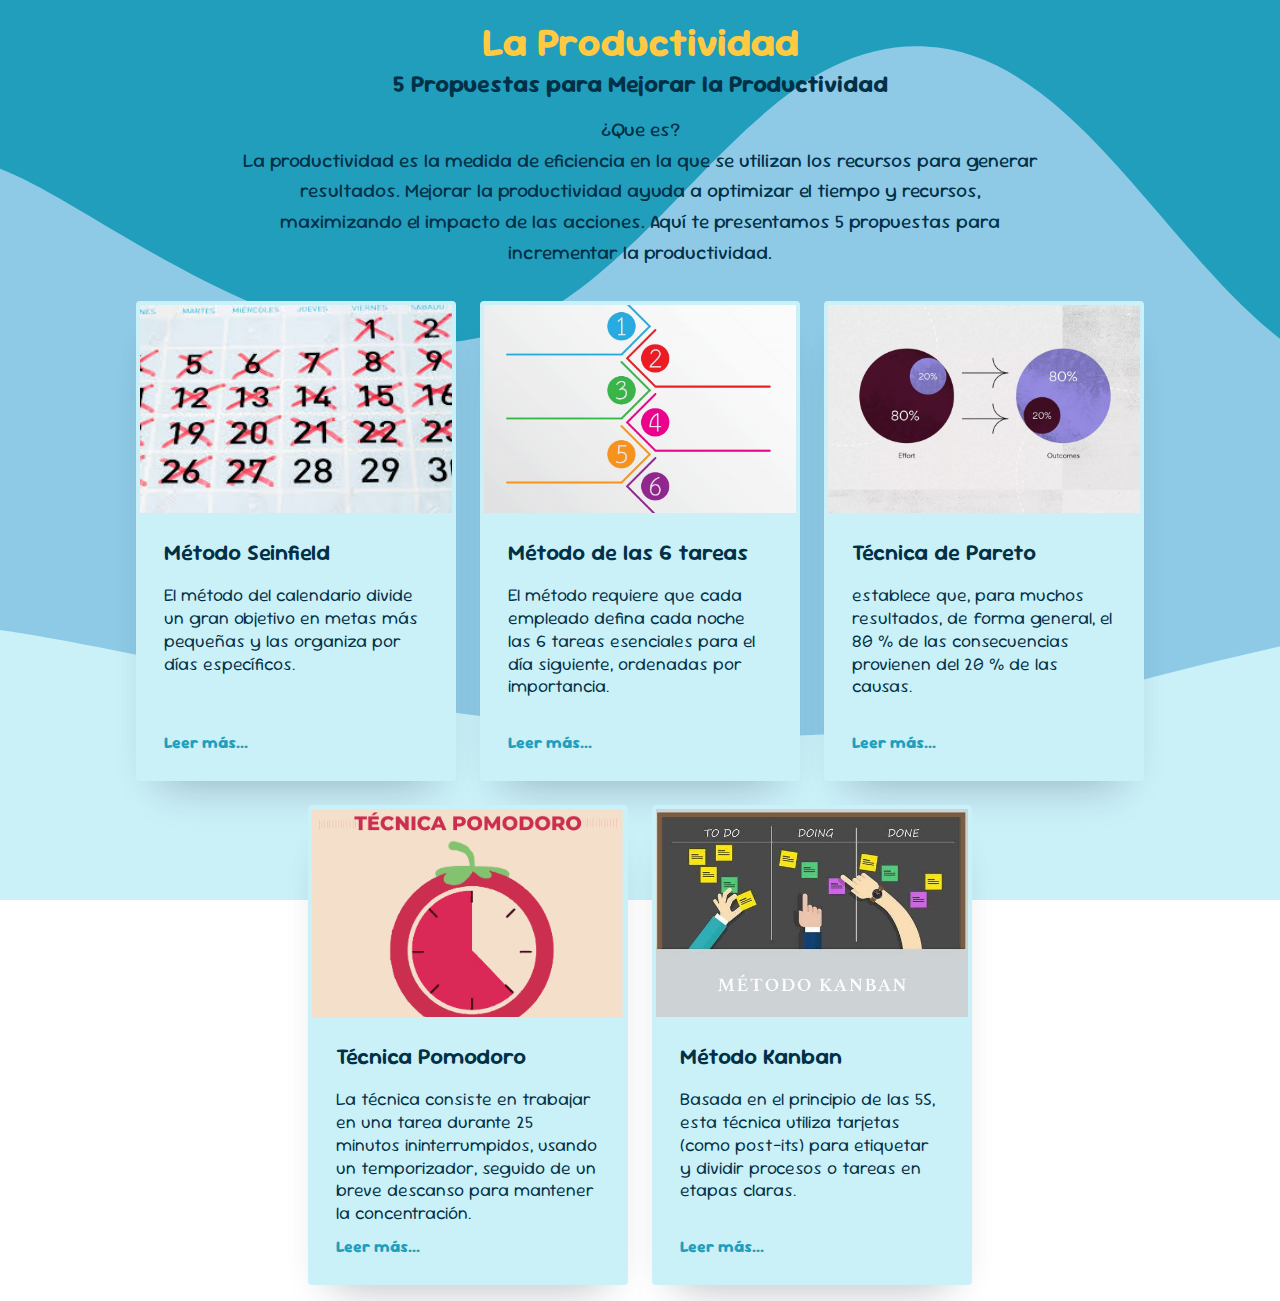
<file: M3W/index.html>
<!DOCTYPE html>
<html lang="es">
  <head>
    <!-- Head-->
    <meta charset="UTF-8" />
    <title>tarjetas</title>
    <meta name="viewport" content="width=device-width, initial-scale=1.0" />
    <link rel="preconnect" href="https://fonts.googleapis.com" />
    <link rel="preconnect" href="https://fonts.gstatic.com" crossorigin />
    <link
      href="https://fonts.googleapis.com/css2?family=Exo+2:ital,wght@0,100..900;1,100..900&family=Sour+Gummy:ital,wght@0,100..900;1,100..900&display=swap"
      rel="stylesheet"
    />
    <link rel="stylesheet" href="style/styles.css" />
    <!-- Fin Head -->
  </head>

  <body>
    <!-- Inicio de la sección de cuerpo (body) -->

    <header class="encabezado">
      <!-- Inicio del encabezado -->
      <h1>La Productividad</h1>
      <h2>5 Propuestas para Mejorar la Productividad</h2>
      <p class="descripcion">
        ¿Que es? <br />
        La productividad es la medida de eficiencia en la que se utilizan los
        recursos para generar resultados. Mejorar la productividad ayuda a
        optimizar el tiempo y recursos, maximizando el impacto de las acciones.
        Aquí te presentamos 5 propuestas para incrementar la productividad.
      </p>
      <!-- Fin del encabezado -->
    </header>

    <div class="contenedor">
      <!-- Inicio del contenedor de tarjetas -->
      <article class="tarjeta">
        <!-- Inicio de la tarjeta 1 -->
        <div class="fondo-tarjeta">
          <img src="img/Seinfild.jpg" alt="" />
        </div>
        <div class="contenido">
          <h2>Método Seinfield</h2>
          <p>
            El método del calendario divide un gran objetivo en metas más
            pequeñas y las organiza por días específicos.
          </p>
          <a href="seinfield.html" title="Inf">Leer más...</a>
        </div>
        <!-- Fin de la tarjeta 1 -->
      </article>

      <article class="tarjeta">
        <!-- Inicio de la tarjeta 2 -->
        <div class="fondo-tarjeta">
          <img src="img/Ivylee.jpg" alt="" />
        </div>
        <div class="contenido">
          <h2>Método de las 6 tareas</h2>
          <p>
            El método requiere que cada empleado defina cada noche las 6 tareas
            esenciales para el día siguiente, ordenadas por importancia.
          </p>
          <a href="6Tareas.html" title="inf">Leer más...</a>
        </div>
        <!-- Fin de la tarjeta 2 -->
      </article>

      <article class="tarjeta">
        <!-- Inicio de la tarjeta 3 -->
        <div class="fondo-tarjeta">
          <img src="img/pareto.webp" alt="" />
        </div>
        <div class="contenido">
          <h2>Técnica de Pareto</h2>
          <p>
            establece que, para muchos resultados, de forma general, el 80 % de
            las consecuencias provienen del 20 % de las causas.
          </p>
          <a href="pareto.html" title="inf">Leer más...</a>
        </div>
        <!-- Fin de la tarjeta 3 -->
      </article>

      <article class="tarjeta">
        <!-- Inicio de la tarjeta 4 -->
        <div class="fondo-tarjeta">
          <img src="img/podromo.png" alt="fondo" />
        </div>
        <div class="contenido">
          <h2>Técnica Pomodoro</h2>
          <p>
            La técnica consiste en trabajar en una tarea durante 25 minutos
            ininterrumpidos, usando un temporizador, seguido de un breve
            descanso para mantener la concentración.
          </p>
          <a href="pomodoro.html" title="inf">Leer más...</a>
        </div>
        <!-- Fin de la tarjeta 4 -->
      </article>

      <article class="tarjeta">
        <!-- Inicio de la tarjeta 5 -->
        <div class="fondo-tarjeta">
          <img src="img/KANBAN.jpeg" alt="fondo" />
        </div>
        <div class="contenido">
          <h2>Método Kanban</h2>
          <p>
            Basada en el principio de las 5S, esta técnica utiliza tarjetas
            (como post-its) para etiquetar y dividir procesos o tareas en etapas
            claras.
          </p>
          <a href="kanban.html" title="Inf">Leer más...</a>
        </div>
        <!-- Fin de la tarjeta 5 -->
      </article>
    </div>
    <!-- Fin del contenedor de tarjetas -->

    <!-- Fin de la sección de cuerpo (body) -->
  </body>
</html>
</file>
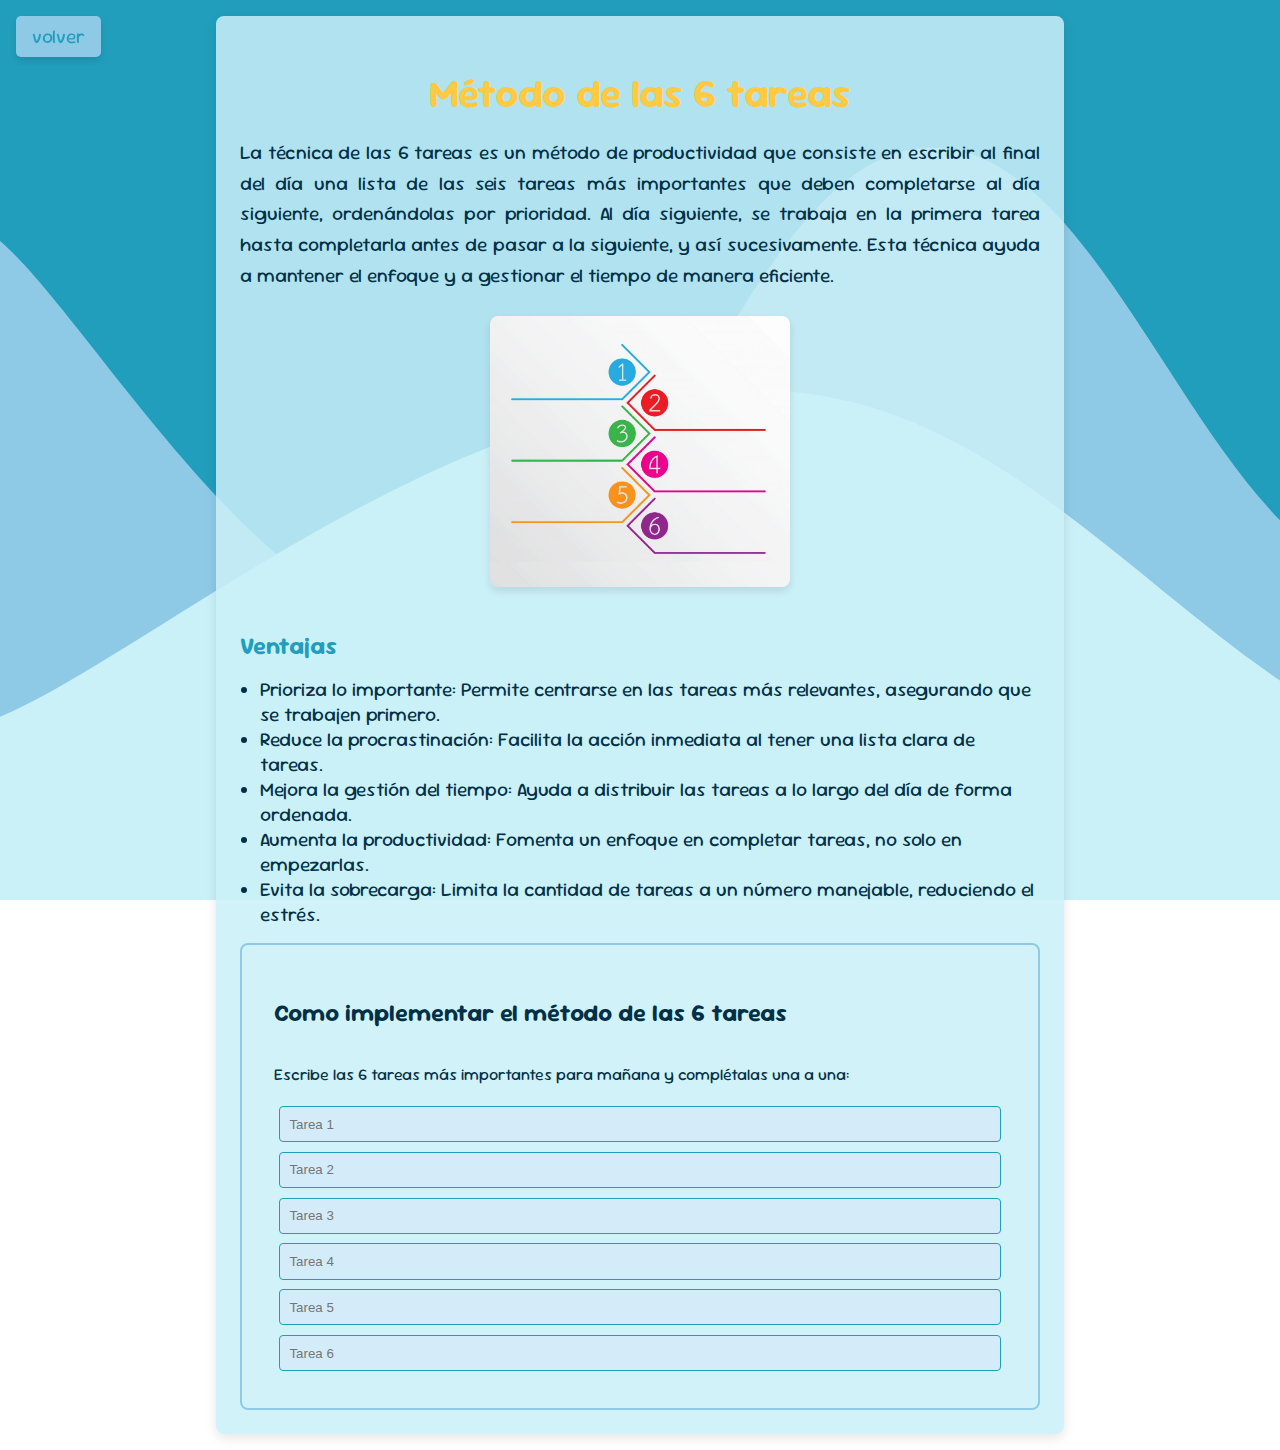
<file: M3W/6Tareas.html>
<!DOCTYPE html>
<html lang="es">
  <head>
    <!-- Inicio de la sección del head -->
    <meta charset="UTF-8" />
    <meta name="viewport" content="width=device-width, initial-scale=1.0" />
    <title>Tecnicas de productividad</title>
    <link rel="preconnect" href="https://fonts.googleapis.com" />
    <link rel="preconnect" href="https://fonts.gstatic.com" crossorigin />
    <link
      href="https://fonts.googleapis.com/css2?family=Exo+2:ital,wght@0,100..900;1,100..900&family=Sour+Gummy:ital,wght@0,100..900;1,100..900&display=swap"
      rel="stylesheet"
    />
    <link rel="stylesheet" href="style/detalle.css" />
    <!-- Fin de la sección del head -->
  </head>
  <body>
    <!-- Inicio de la sección del cuerpo -->
    <div class="contenedor-principal">
      <h1 class="titulo-metodo">Método de las 6 tareas</h1>
      <p class="descripcion-metodo">
        La técnica de las 6 tareas es un método de productividad que consiste en
        escribir al final del día una lista de las seis tareas más importantes
        que deben completarse al día siguiente, ordenándolas por prioridad. Al
        día siguiente, se trabaja en la primera tarea hasta completarla antes de
        pasar a la siguiente, y así sucesivamente. Esta técnica ayuda a mantener
        el enfoque y a gestionar el tiempo de manera eficiente.
      </p>

      <!-- Inicio de la sección detalle -->
      <div class="seccion-detalle">
        <img src="img/Ivylee.jpg" alt="imagen" class="imagen-metodo" />
        <div class="informacion-metodo">
          <h2>Ventajas</h2>
          <ul class="lista-ventajas">
            <li>
              Prioriza lo importante: Permite centrarse en las tareas más
              relevantes, asegurando que se trabajen primero.
            </li>
            <li>
              Reduce la procrastinación: Facilita la acción inmediata al tener
              una lista clara de tareas.
            </li>
            <li>
              Mejora la gestión del tiempo: Ayuda a distribuir las tareas a lo
              largo del día de forma ordenada.
            </li>
            <li>
              Aumenta la productividad: Fomenta un enfoque en completar tareas,
              no solo en empezarlas.
            </li>
            <li>
              Evita la sobrecarga: Limita la cantidad de tareas a un número
              manejable, reduciendo el estrés.
            </li>
          </ul>
          <div class="funciones-adicionales">
            <a href="index.html" class="boton">volver</a>
          </div>
        </div>
      </div>
      <!-- Fin de la sección detalle -->

      <!-- Inicio de la sección de implementación del método -->
      <div class="seccion-metodo-6-tareas">
        <h2>Como implementar el método de las 6 tareas</h2>
        <p>
          Escribe las 6 tareas más importantes para mañana y complétalas una a
          una:
        </p>
        <input type="text" placeholder="Tarea 1" />
        <input type="text" placeholder="Tarea 2" />
        <input type="text" placeholder="Tarea 3" />
        <input type="text" placeholder="Tarea 4" />
        <input type="text" placeholder="Tarea 5" />
        <input type="text" placeholder="Tarea 6" />
      </div>
      <!-- Fin de la sección de implementación del método -->
    </div>
    <!-- Fin de la sección del cuerpo -->
  </body>
</html>
</file>
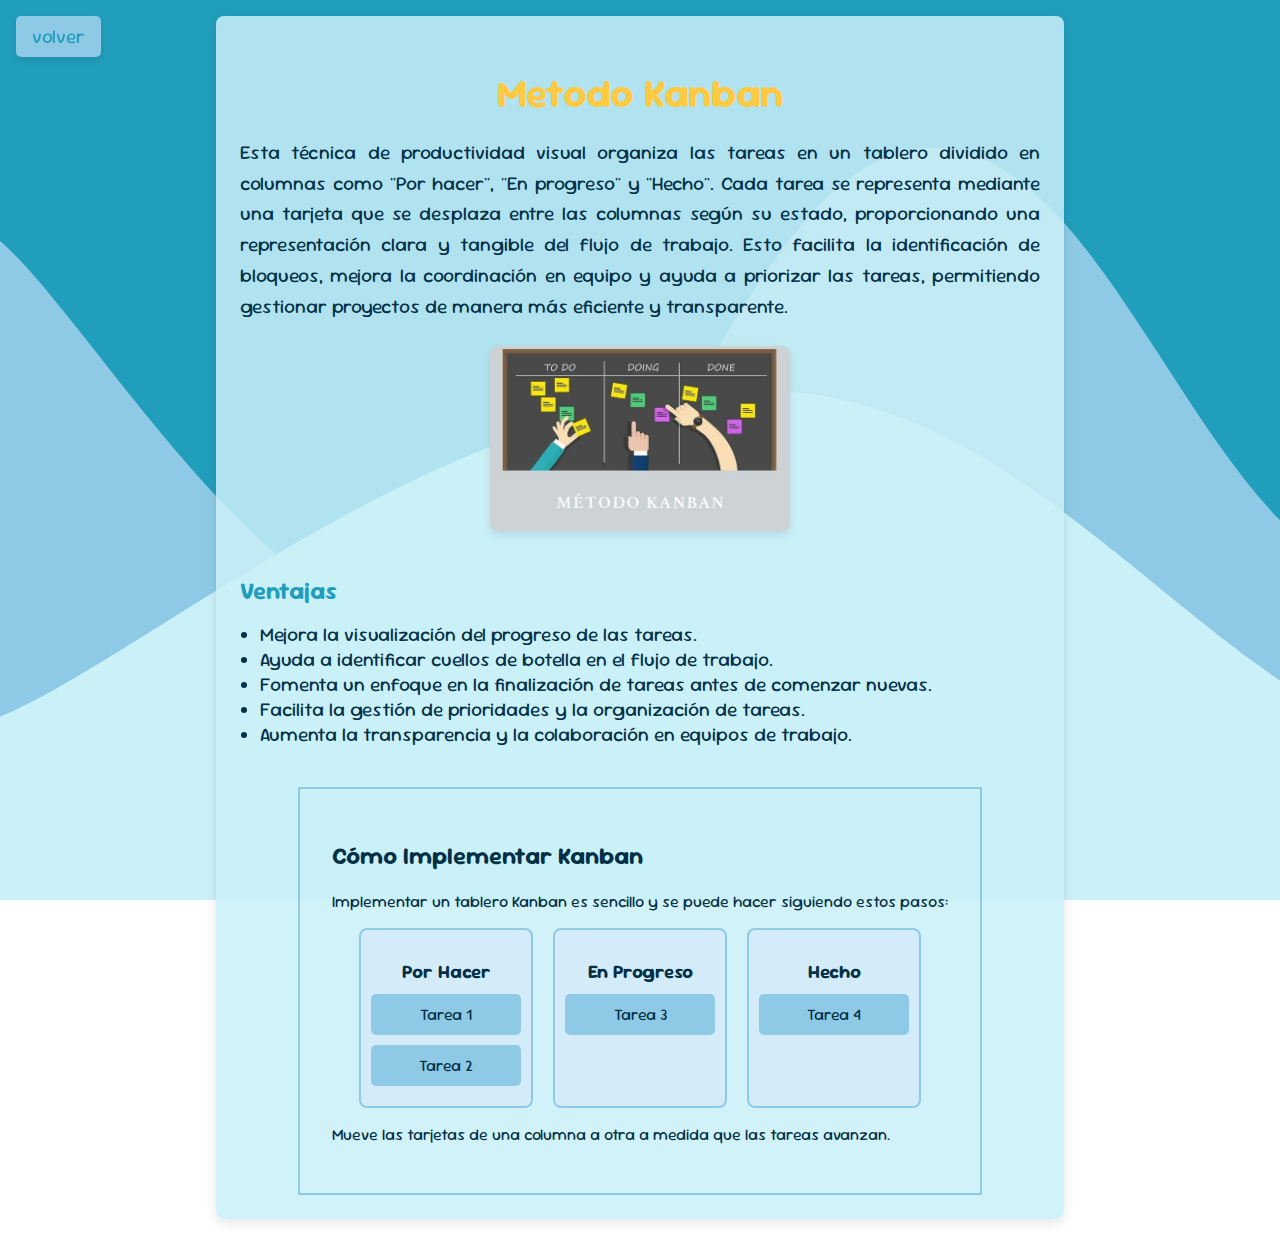
<file: M3W/kanban.html>
<!DOCTYPE html>
<html lang="es">
  <head>
    <!-- Inicio de la sección del head -->
    <meta charset="UTF-8" />
    <meta name="viewport" content="width=device-width, initial-scale=1.0" />
    <title>Tecnicas de productividad</title>
    <link rel="preconnect" href="https://fonts.googleapis.com" />
    <link rel="preconnect" href="https://fonts.gstatic.com" crossorigin />
    <link
      href="https://fonts.googleapis.com/css2?family=Exo+2:ital,wght@0,100..900;1,100..900&family=Sour+Gummy:ital,wght@0,100..900;1,100..900&display=swap"
      rel="stylesheet"
    />
    <link rel="stylesheet" href="style/detalle.css" />
    <!-- Fin de la sección del head -->
  </head>
  <body>
    <!-- Inicio de la sección del cuerpo -->
    <div class="contenedor-principal">
      <!-- Título principal del método -->
      <h1 class="titulo-metodo">Metodo Kanban</h1>

      <!-- Descripción del método Kanban -->
      <p class="descripcion-metodo">
        Esta técnica de productividad visual organiza las tareas en un tablero
        dividido en columnas como "Por hacer", "En progreso" y "Hecho". Cada
        tarea se representa mediante una tarjeta que se desplaza entre las
        columnas según su estado, proporcionando una representación clara y
        tangible del flujo de trabajo. Esto facilita la identificación de
        bloqueos, mejora la coordinación en equipo y ayuda a priorizar las
        tareas, permitiendo gestionar proyectos de manera más eficiente y
        transparente.
      </p>

      <!-- Inicio de la sección de detalles sobre el método -->
      <div class="seccion-detalle">
        <img src="img/KANBAN.jpeg" alt="imagen" class="imagen-metodo" />

        <div class="informacion-metodo">
          <!-- Subtítulo de las ventajas -->
          <h2>Ventajas</h2>

          <!-- Lista de ventajas -->
          <ul class="lista-ventajas">
            <li>Mejora la visualización del progreso de las tareas.</li>
            <li>
              Ayuda a identificar cuellos de botella en el flujo de trabajo.
            </li>
            <li>
              Fomenta un enfoque en la finalización de tareas antes de comenzar
              nuevas.
            </li>
            <li>
              Facilita la gestión de prioridades y la organización de tareas.
            </li>
            <li>
              Aumenta la transparencia y la colaboración en equipos de trabajo.
            </li>
          </ul>

          <!-- Enlace para volver -->
          <div class="funciones-adicionales">
            <a href="index.html" class="boton">volver</a>
          </div>
        </div>

        <!-- Inicio de la sección para implementar el método -->
        <div class="seccion-implementacion">
          <h2>Cómo Implementar Kanban</h2>
          <p>
            Implementar un tablero Kanban es sencillo y se puede hacer siguiendo
            estos pasos:
          </p>

          <!-- Tablero Kanban con columnas -->
          <div class="tablero-kanban">
            <!-- Columna "Por Hacer" -->
            <div class="columna">
              <h3>Por Hacer</h3>
              <div class="tarjeta">Tarea 1</div>
              <div class="tarjeta">Tarea 2</div>
            </div>

            <!-- Columna "En Progreso" -->
            <div class="columna">
              <h3>En Progreso</h3>
              <div class="tarjeta">Tarea 3</div>
            </div>

            <!-- Columna "Hecho" -->
            <div class="columna">
              <h3>Hecho</h3>
              <div class="tarjeta">Tarea 4</div>
            </div>
          </div>

          <!-- Instrucción para mover las tarjetas -->
          <p>
            Mueve las tarjetas de una columna a otra a medida que las tareas
            avanzan.
          </p>
        </div>
        <!-- Fin de la sección para implementar el método -->
      </div>
      <!-- Fin de la sección de detalles sobre el método -->
    </div>
    <!-- Fin de la sección del cuerpo -->
  </body>
</html>
</file>
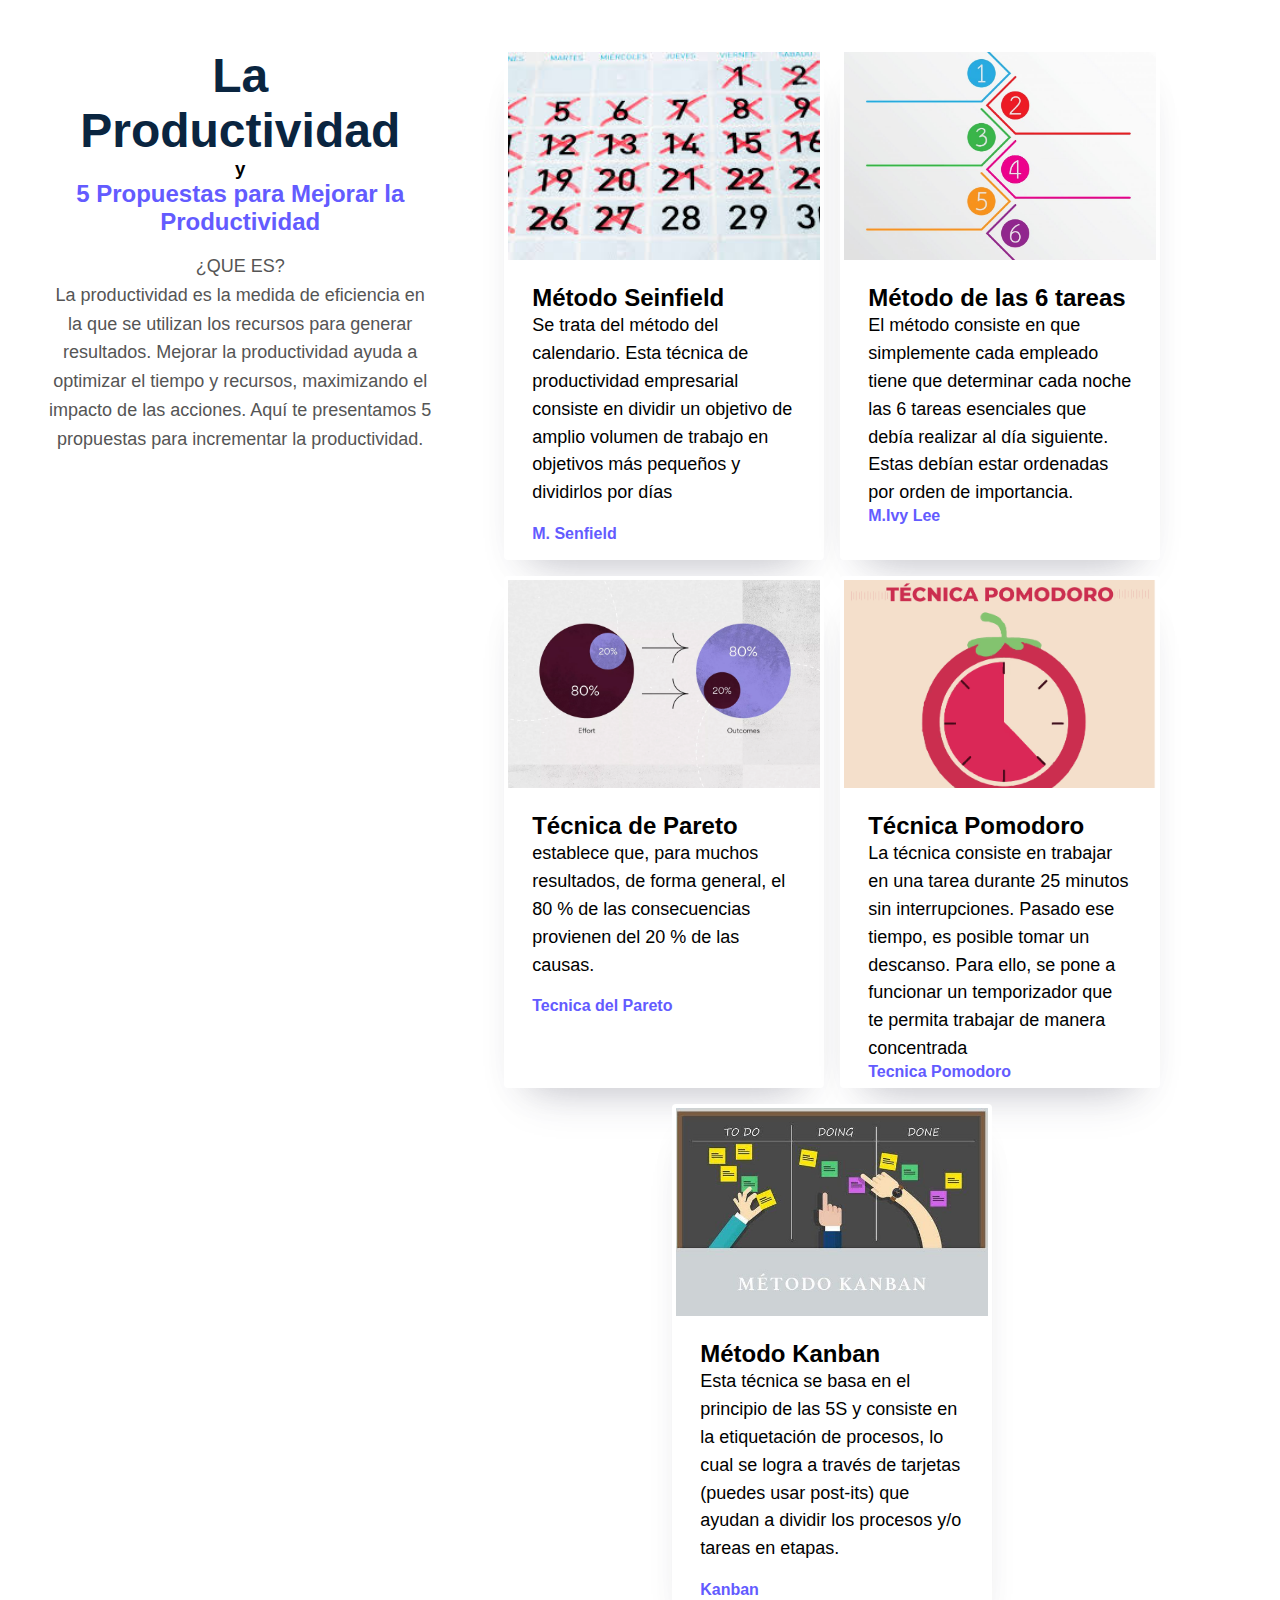
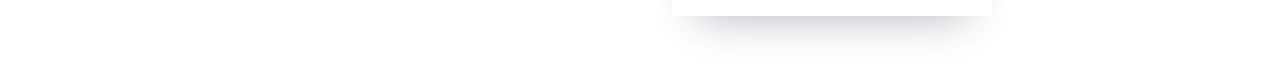
<file: M3W/M3W.html>
<!DOCTYPE html>
<html lang="es">
  <head>
    <meta charset="UTF-8" />
    <title>tarjetas</title>
    <meta name="viewport" content="width=device-width, initial-scale=1.0" />
    <link rel="stylesheet" type="text/css" href="style/style.css" />
  </head>
  <body>
    <header class="encabezado">
      <h1>La Productividad</h1>
      <h3>y</h3>
      <h2>5 Propuestas para Mejorar la Productividad</h2>
      <p class="descripcion">
        ¿QUE ES? <br>
        La productividad es la medida de eficiencia en la que se utilizan los
        recursos para generar resultados. Mejorar la productividad ayuda a
        optimizar el tiempo y recursos, maximizando el impacto de las acciones.
        Aquí te presentamos 5 propuestas para incrementar la productividad.
      </p>
    </header>

    <div class="contenedor">
      <article class="tarjeta">
        <div class="fondo-tarjeta">
          <img src="img/Seinfild.jpg" alt="">
        </div>
        <div class="contenido">
          <h2>Método Seinfield</h2>
          <p>
            Se trata del método del calendario. Esta técnica de productividad
            empresarial consiste en dividir un objetivo de amplio volumen de
            trabajo en objetivos más pequeños y dividirlos por días
          </p>
          <br>
          <a href="https://sidetrak.com/es/blogs/news/using-the-seinfeld-method?srsltid=AfmBOooybmVoJgjjm8wzUF1v1X-MU35u8VoahUjuSI-1QwC5FfdZx7uh"
           title="Inf">M. Senfield</a>
        </div>
        <div class="barra-inferior">
          <a href="#">
            <svg
              xmlns="http://www.w3.org/2000/svg"
              class="flecha"
              width="24"
              height="24"
              viewBox="0 0 24 24"
              stroke-width="2"
              stroke="currentColor"
              fill="none"
              stroke-linecap="round"
              stroke-linejoin="round"
            >
              <path stroke="none" d="M0 0h24v24H0z" fill="none"></path>
              <path d="M9 6l6 6l-6 6"></path>
            </svg>
          </a>
        </div>
      </article>

      <article class="tarjeta">
        <div class="fondo-tarjeta">
          <img src="img/Ivylee.jpg" alt="" />
        </div>
        <div class="contenido">
          <h2>Método de las 6 tareas</h2>
          <p>
            El método consiste en que simplemente cada empleado tiene que
            determinar cada noche las 6 tareas esenciales que debía realizar al
            día siguiente. Estas debían estar ordenadas por orden de
            importancia.
          </p>
          <a href="https://clickup.com/es-ES/blog/178950/metodo-ivy-lee" 
          title="inf">M.Ivy Lee</a>
        </div>
        <div class="barra-inferior">
          <a href="#">
            Encontrar Expertos
            <svg
              xmlns="http://www.w3.org/2000/svg"
              class="flecha"
              width="24"
              height="24"
              viewBox="0 0 24 24"
              stroke-width="2"
              stroke="currentColor"
              fill="none"
              stroke-linecap="round"
              stroke-linejoin="round"
            >
              <path stroke="none" d="M0 0h24v24H0z" fill="none"></path>
              <path d="M9 6l6 6l-6 6"></path>
            </svg>
          </a>
        </div>
      </article>

      <article class="tarjeta">
        <div class="fondo-tarjeta">
          <img src="img/pareto.webp" alt="" />
        </div>
        <div class="contenido">
          <h2>Técnica de Pareto</h2>
          <p>
            establece que, para muchos resultados, de forma general, el 80 % de
            las consecuencias provienen del 20 % de las causas.
          </p>
          <br>
          <a href="https://www.questionpro.com/blog/es/diagrama-de-pareto/"
           title="inf">Tecnica del Pareto</a>
        </div>
        <div class="barra-inferior">
          <a href="#">
            Explorar sin código
            <svg
              xmlns="http://www.w3.org/2000/svg"
              class="flecha"
              width="24"
              height="24"
              viewBox="0 0 24 24"
              stroke-width="2"
              stroke="currentColor"
              fill="none"
              stroke-linecap="round"
              stroke-linejoin="round"
            >
              <path stroke="none" d="M0 0h24v24H0z" fill="none"></path>
              <path d="M9 6l6 6l-6 6"></path>
            </svg>
          </a>
        </div>
      </article>

      <article class="tarjeta">
        <div class="fondo-tarjeta">
          <img src="img/podromo.png" alt="fondo" />
        </div>
        <div class="contenido">
          <h2>Técnica Pomodoro</h2>
          <p>
            La técnica consiste en trabajar en una tarea durante 25 minutos sin
            interrupciones. Pasado ese tiempo, es posible tomar un descanso.
            Para ello, se pone a funcionar un temporizador que te permita
            trabajar de manera concentrada
          </p>
          <a href="https://blog.hubspot.es/sales/tecnica-pomodoro" 
          title="inf">Tecnica Pomodoro</a>
        </div>
        <div class="barra-inferior">
          <a href="#">
            Conoce más
            <svg
              xmlns="http://www.w3.org/2000/svg"
              class="flecha"
              width="24"
              height="24"
              viewBox="0 0 24 24"
              stroke-width="2"
              stroke="currentColor"
              fill="none"
              stroke-linecap="round"
              stroke-linejoin="round"
            >
              <path stroke="none" d="M0 0h24v24H0z" fill="none"></path>
              <path d="M9 6l6 6l-6 6"></path>
            </svg>
          </a>
        </div>
      </article>

      <article class="tarjeta">
        <div class="fondo-tarjeta">
          <img src="img/KANBAN.jpeg" alt="fondo" />
        </div>
        <div class="contenido">
          <h2>Método Kanban</h2>
          <p>
            Esta técnica se basa en el principio de las 5S y consiste en la
            etiquetación de procesos, lo cual se logra a través de tarjetas
            (puedes usar post-its) que ayudan a dividir los procesos y/o tareas
            en etapas.
          </p>
          <br>
          <a href="https://asana.com/es/resources/what-is-kanban" title="inf">Kanban</a>
        </div>
        <div class="barra-inferior">
          <a href="#">
            Ver Opciones
            <svg
              xmlns="http://www.w3.org/2000/svg"
              class="flecha"
              width="24"
              height="24"
              viewBox="0 0 24 24"
              stroke-width="2"
              stroke="currentColor"
              fill="none"
              stroke-linecap="round"
              stroke-linejoin="round"
            >
              <path stroke="none" d="M0 0h24v24H0z" fill="none"></path>
              <path d="M9 6l6 6l-6 6"></path>
            </svg>
          </a>
        </div>
      </article>
    </div>
  </body>
</html>
</file>
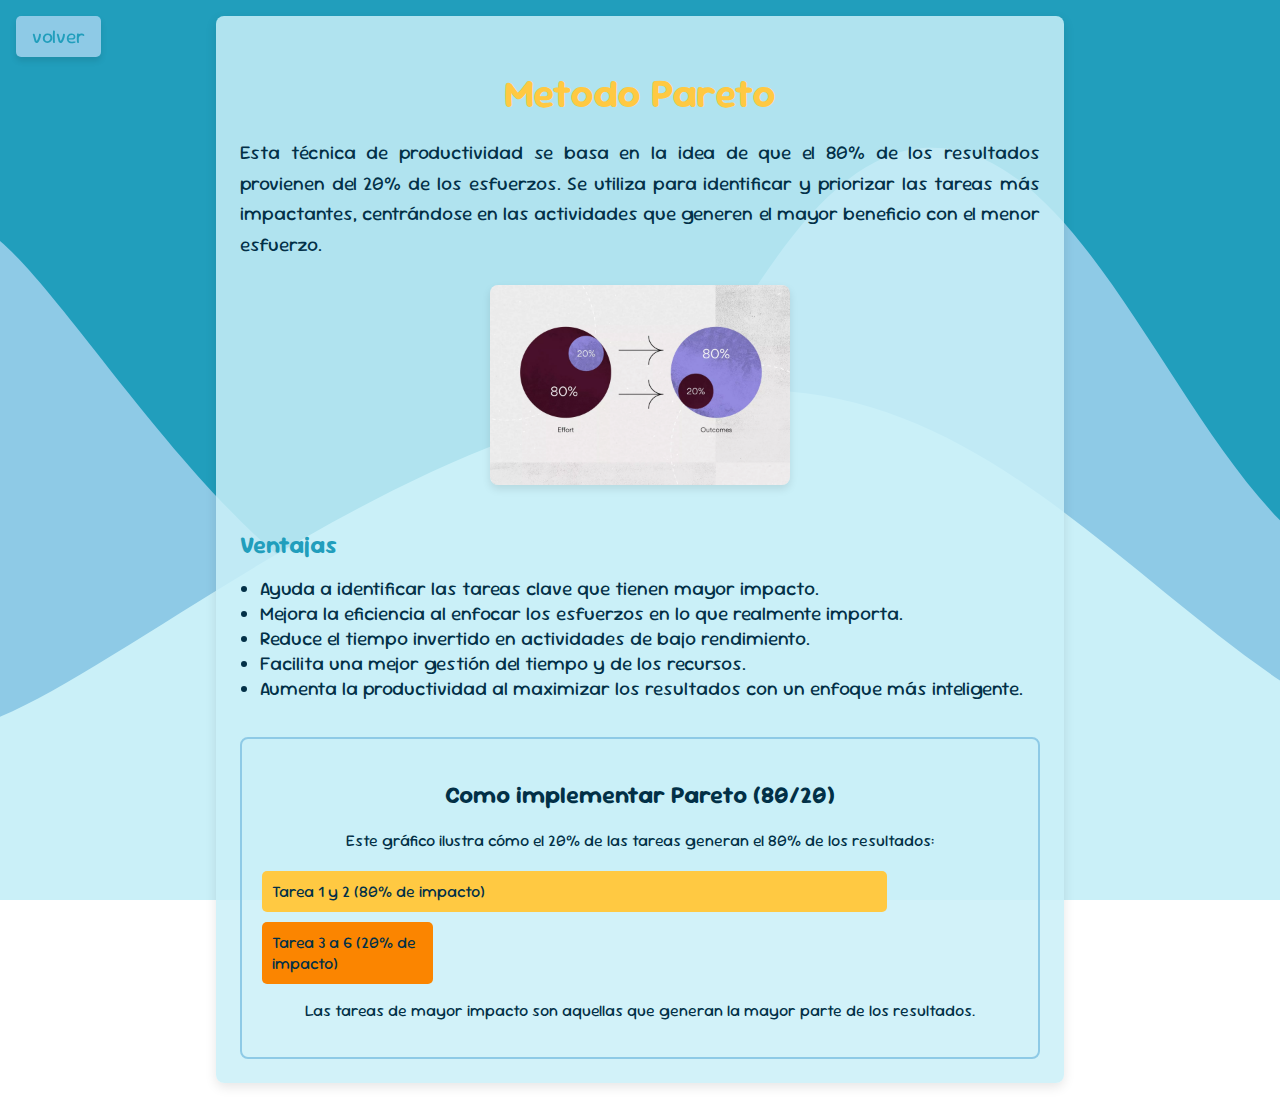
<file: M3W/pareto.html>
<!DOCTYPE html>
<html lang="es">
  <head>
    <!-- Inicio de la sección del head -->
    <meta charset="UTF-8" />
    <meta name="viewport" content="width=device-width, initial-scale=1.0" />
    <title>Tecnicas de productividad</title>
    <link rel="preconnect" href="https://fonts.googleapis.com" />
    <link rel="preconnect" href="https://fonts.gstatic.com" crossorigin />
    <link
      href="https://fonts.googleapis.com/css2?family=Exo+2:ital,wght@0,100..900;1,100..900&family=Sour+Gummy:ital,wght@0,100..900;1,100..900&display=swap"
      rel="stylesheet"
    />
    <link rel="stylesheet" href="style/detalle.css" />
    <!-- Fin de la sección del head -->
  </head>
  <body>
    <!-- Inicio de la sección del cuerpo -->
    <div class="contenedor-principal">
      <!-- Título principal del método -->
      <h1 class="titulo-metodo">Metodo Pareto</h1>

      <!-- Descripción del método Pareto -->
      <p class="descripcion-metodo">
        Esta técnica de productividad se basa en la idea de que el 80% de los
        resultados provienen del 20% de los esfuerzos. Se utiliza para
        identificar y priorizar las tareas más impactantes, centrándose en las
        actividades que generen el mayor beneficio con el menor esfuerzo.
      </p>

      <!-- Inicio de la sección de detalles sobre el método -->
      <div class="seccion-detalle">
        <img src="img/pareto.webp" alt="imagen" class="imagen-metodo" />

        <div class="informacion-metodo">
          <!-- Subtítulo de las ventajas -->
          <h2>Ventajas</h2>

          <!-- Lista de ventajas -->
          <ul class="lista-ventajas">
            <li>
              Ayuda a identificar las tareas clave que tienen mayor impacto.
            </li>
            <li>
              Mejora la eficiencia al enfocar los esfuerzos en lo que realmente
              importa.
            </li>
            <li>
              Reduce el tiempo invertido en actividades de bajo rendimiento.
            </li>
            <li>Facilita una mejor gestión del tiempo y de los recursos.</li>
            <li>
              Aumenta la productividad al maximizar los resultados con un
              enfoque más inteligente.
            </li>
          </ul>

          <!-- Enlace para volver -->
          <div class="funciones-adicionales">
            <a href="index.html" class="boton">volver</a>
          </div>
        </div>
      </div>
      <!-- Fin de la sección de detalles sobre el método -->

      <!-- Inicio de la sección para implementar el método Pareto -->
      <div class="seccion-pareto">
        <h2>Como implementar Pareto (80/20)</h2>
        <p>
          Este gráfico ilustra cómo el 20% de las tareas generan el 80% de los
          resultados:
        </p>

        <!-- Gráfico de Pareto con barras -->
        <div class="grafico-pareto">
          <div class="barra" style="width: 80%">
            Tarea 1 y 2 (80% de impacto)
          </div>
          <div class="barra" style="width: 20%">
            Tarea 3 a 6 (20% de impacto)
          </div>
        </div>

        <!-- Descripción adicional sobre el gráfico -->
        <p>
          Las tareas de mayor impacto son aquellas que generan la mayor parte de
          los resultados.
        </p>
      </div>
      <!-- Fin de la sección para implementar el método Pareto -->
    </div>
    <!-- Fin de la sección del cuerpo -->
  </body>
</html>
</file>
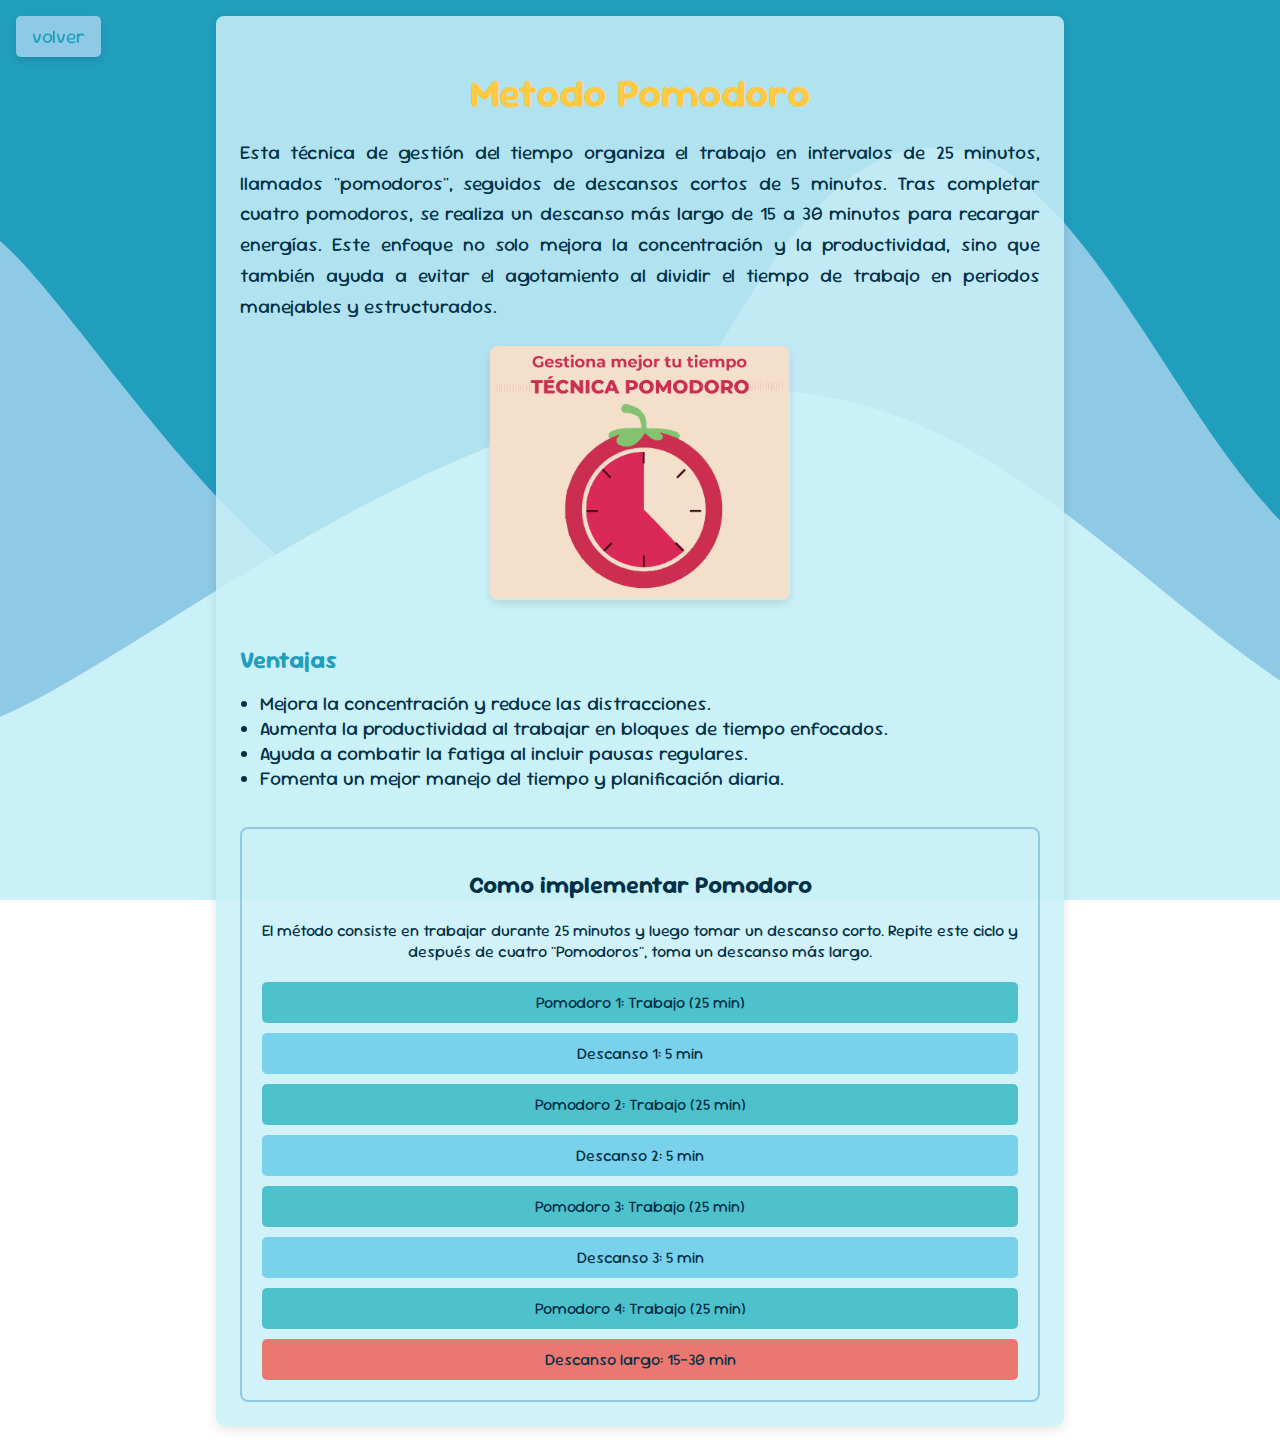
<file: M3W/pomodoro.html>
<!DOCTYPE html>
<html lang="es">
  <head>
    <!-- Sección del encabezado del documento -->
    <meta charset="UTF-8" />
    <meta name="viewport" content="width=device-width, initial-scale=1.0" />
    <title>Tecnicas de productividad</title>

    <!-- Conexión a Google Fonts -->
    <link rel="preconnect" href="https://fonts.googleapis.com" />
    <link rel="preconnect" href="https://fonts.gstatic.com" crossorigin />
    <link
      href="https://fonts.googleapis.com/css2?family=Exo+2:ital,wght@0,100..900;1,100..900&family=Sour+Gummy:ital,wght@0,100..900;1,100..900&display=swap"
      rel="stylesheet"
    />

    <!-- Enlace a la hoja de estilos para el detalle de la técnica -->
    <link rel="stylesheet" href="style/detalle.css" />
    <!-- Fin de la sección del encabezado -->
  </head>
  <body>
    <!-- Contenedor principal de la página -->
    <div class="contenedor-principal">
      <!-- Título principal del método -->
      <h1 class="titulo-metodo">Metodo Pomodoro</h1>

      <!-- Descripción breve del método Pomodoro -->
      <p class="descripcion-metodo">
        Esta técnica de gestión del tiempo organiza el trabajo en intervalos de
        25 minutos, llamados "pomodoros", seguidos de descansos cortos de 5
        minutos. Tras completar cuatro pomodoros, se realiza un descanso más
        largo de 15 a 30 minutos para recargar energías. Este enfoque no solo
        mejora la concentración y la productividad, sino que también ayuda a
        evitar el agotamiento al dividir el tiempo de trabajo en periodos
        manejables y estructurados.
      </p>

      <!-- Sección de detalles sobre el método -->
      <div class="seccion-detalle">
        <!-- Imagen representativa del método -->
        <img src="img/podromo.png" alt="imagen" class="imagen-metodo" />

        <!-- Información adicional sobre las ventajas del método -->
        <div class="informacion-metodo">
          <h2>Ventajas</h2>
          <ul class="lista-ventajas">
            <li>Mejora la concentración y reduce las distracciones.</li>
            <li>
              Aumenta la productividad al trabajar en bloques de tiempo
              enfocados.
            </li>
            <li>Ayuda a combatir la fatiga al incluir pausas regulares.</li>
            <li>Fomenta un mejor manejo del tiempo y planificación diaria.</li>
          </ul>

          <!-- Enlace para regresar a la página de inicio -->
          <div class="funciones-adicionales">
            <a href="index.html" class="boton">volver</a>
          </div>
        </div>
      </div>
      <!-- Fin de la sección de detalles sobre el método -->

      <!-- Sección para explicar cómo implementar el método Pomodoro -->
      <div class="seccion-pomodoro">
        <h2>Como implementar Pomodoro</h2>
        <p>
          El método consiste en trabajar durante 25 minutos y luego tomar un
          descanso corto. Repite este ciclo y después de cuatro "Pomodoros",
          toma un descanso más largo.
        </p>

        <!-- Gráfico que ilustra los ciclos de trabajo y descanso -->
        <div class="grafico-pomodoro">
          <div class="pomodoro">Pomodoro 1: Trabajo (25 min)</div>
          <div class="descanso">Descanso 1: 5 min</div>
          <div class="pomodoro">Pomodoro 2: Trabajo (25 min)</div>
          <div class="descanso">Descanso 2: 5 min</div>
          <div class="pomodoro">Pomodoro 3: Trabajo (25 min)</div>
          <div class="descanso">Descanso 3: 5 min</div>
          <div class="pomodoro">Pomodoro 4: Trabajo (25 min)</div>
          <div class="descanso-largo">Descanso largo: 15-30 min</div>
        </div>
      </div>
      <!-- Fin de la sección para implementar el método Pomodoro -->
    </div>
    <!-- Fin del contenedor principal -->
  </body>
</html>
</file>
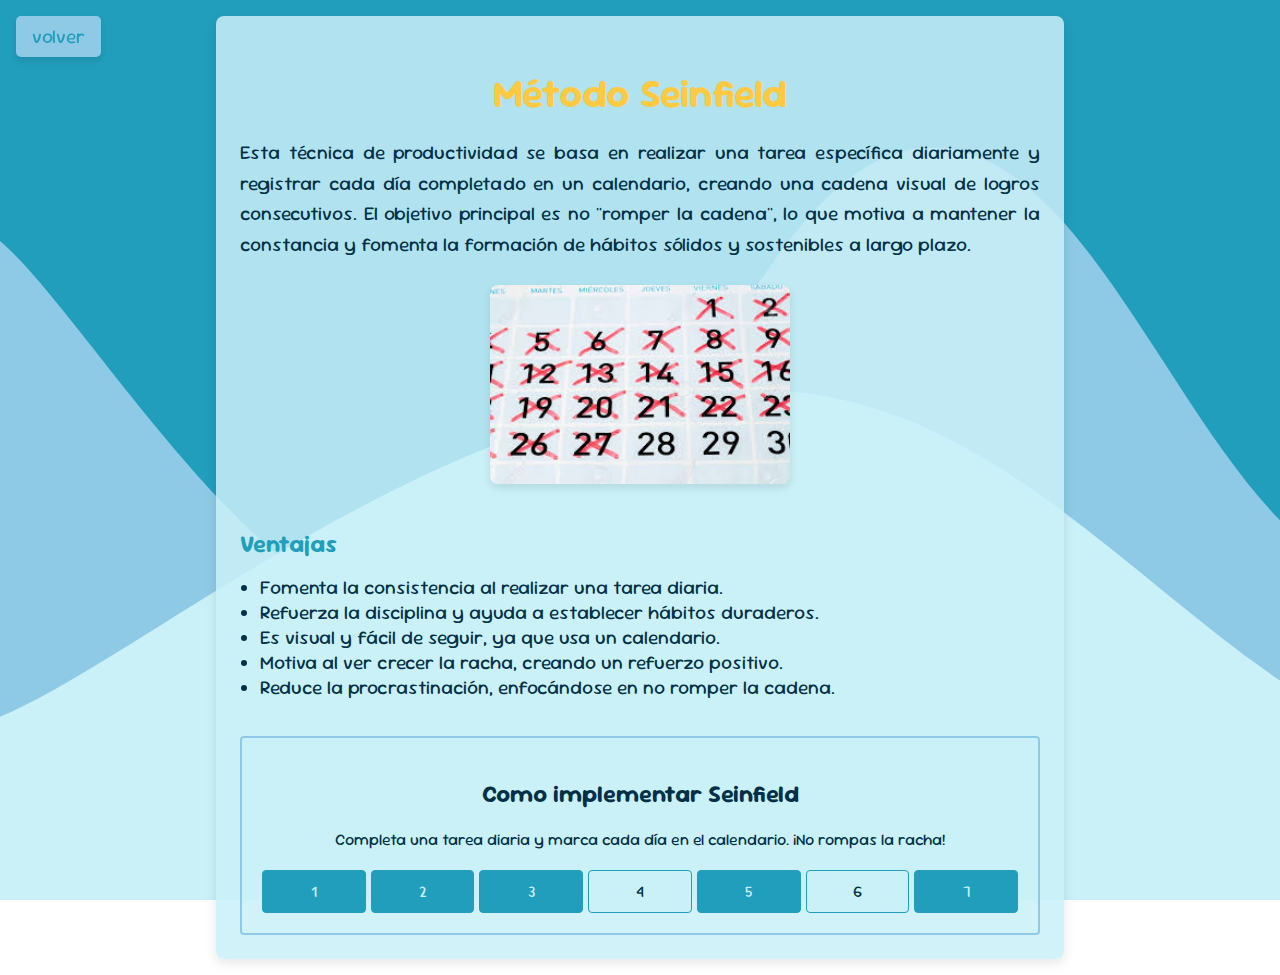
<file: M3W/seinfield.html>
<!DOCTYPE html>
<html lang="es">
  <head>
    <!-- Sección del encabezado del documento -->
    <meta charset="UTF-8" />
    <meta name="viewport" content="width=device-width, initial-scale=1.0" />
    <title>Tecnicas de productividad</title>

    <!-- Conexión a Google Fonts para utilizar fuentes personalizadas -->
    <link rel="preconnect" href="https://fonts.googleapis.com" />
    <link rel="preconnect" href="https://fonts.gstatic.com" crossorigin />
    <link
      href="https://fonts.googleapis.com/css2?family=Exo+2:ital,wght@0,100..900;1,100..900&family=Sour+Gummy:ital,wght@0,100..900;1,100..900&display=swap"
      rel="stylesheet"
    />

    <!-- Enlace a la hoja de estilos específica para el detalle del método -->
    <link rel="stylesheet" href="style/detalle.css" />
    <!-- Fin de la sección del encabezado -->
  </head>
  <body>
    <!-- Contenedor principal que agrupa el contenido -->
    <div class="contenedor-principal">
      <!-- Título principal del método -->
      <h1 class="titulo-metodo">Método Seinfield</h1>

      <!-- Descripción detallada del método -->
      <p class="descripcion-metodo">
        Esta técnica de productividad se basa en realizar una tarea específica
        diariamente y registrar cada día completado en un calendario, creando
        una cadena visual de logros consecutivos. El objetivo principal es no
        "romper la cadena", lo que motiva a mantener la constancia y fomenta la
        formación de hábitos sólidos y sostenibles a largo plazo.
      </p>

      <!-- Sección que contiene la imagen del método y las ventajas -->
      <div class="seccion-detalle">
        <!-- Imagen ilustrativa del método -->
        <img src="img/Seinfild.jpg" alt="imagen" class="imagen-metodo" />

        <!-- Información adicional sobre las ventajas del método -->
        <div class="informacion-metodo">
          <h2>Ventajas</h2>
          <ul class="lista-ventajas">
            <li>Fomenta la consistencia al realizar una tarea diaria.</li>
            <li>
              Refuerza la disciplina y ayuda a establecer hábitos duraderos.
            </li>
            <li>Es visual y fácil de seguir, ya que usa un calendario.</li>
            <li>
              Motiva al ver crecer la racha, creando un refuerzo positivo.
            </li>
            <li>
              Reduce la procrastinación, enfocándose en no romper la cadena.
            </li>
          </ul>

          <!-- Enlace para regresar a la página de inicio -->
          <div class="funciones-adicionales">
            <a href="index.html" class="boton">volver</a>
          </div>
        </div>
      </div>
      <!-- Fin de la sección de detalles sobre el método -->

      <!-- Sección que explica cómo implementar el método Seinfield -->
      <div class="seccion-seinfeld">
        <h2>Como implementar Seinfield</h2>
        <p>
          Completa una tarea diaria y marca cada día en el calendario. ¡No
          rompas la racha!
        </p>

        <!-- Representación visual del calendario con días completados -->
        <div class="calendario-seinfeld">
          <div class="dia completado">1</div>
          <div class="dia completado">2</div>
          <div class="dia completado">3</div>
          <div class="dia">4</div>
          <div class="dia completado">5</div>
          <div class="dia">6</div>
          <div class="dia completado">7</div>
        </div>
      </div>
      <!-- Fin de la sección para implementar el método Seinfield -->
    </div>
    <!-- Fin del contenedor principal -->
  </body>
</html>
</file>
<file: M3W/style/styles.css>
/* Variables */
:root {
  --color-primario: #219ebc;
  --color-fondo: #caf0f8;
  --texto: #023047;
  --color-secundario: #ffc942;
}

/* Estilos generales del body */
body {
  width: 100%;
  margin: 0;
  padding: 1rem;
  font-family: "Sour Gummy", sans-serif;
  font-weight: 400;
  background-image: url("data:image/svg+xml,%3csvg xmlns='http://www.w3.org/2000/svg' version='1.1' xmlns:xlink='http://www.w3.org/1999/xlink' xmlns:svgjs='http://svgjs.dev/svgjs' width='1440' height='560' preserveAspectRatio='none' viewBox='0 0 1440 560'%3e%3cg mask='url(%26quot%3b%23SvgjsMask1003%26quot%3b)' fill='none'%3e%3crect width='1440' height='560' x='0' y='0' fill='rgba(33%2c 158%2c 188%2c 1)'%3e%3c/rect%3e%3cpath d='M 0%2c105 C 57.6%2c126.4 172.8%2c227.2 288%2c212 C 403.2%2c196.8 460.8%2c23 576%2c29 C 691.2%2c35 748.8%2c225.6 864%2c242 C 979.2%2c258.4 1036.8%2c111 1152%2c111 C 1267.2%2c111 1382.4%2c215.8 1440%2c242L1440 560L0 560z' fill='rgba(142%2c 202%2c 230%2c 1)'%3e%3c/path%3e%3cpath d='M 0%2c392 C 96%2c405.2 288%2c459.8 480%2c458 C 672%2c456.2 768%2c385.4 960%2c383 C 1152%2c380.6 1344%2c433.4 1440%2c446L1440 560L0 560z' fill='rgba(202%2c 240%2c 248%2c 1)'%3e%3c/path%3e%3c/g%3e%3cdefs%3e%3cmask id='SvgjsMask1003'%3e%3crect width='1440' height='560' fill='white'%3e%3c/rect%3e%3c/mask%3e%3c/defs%3e%3c/svg%3e");
  background-attachment: fixed;
  background-size: cover;
}

/* Estilos globales para todos los elementos */
* {
  box-sizing: border-box;
  margin: 0;
  padding: 0;
}

/* Estilos para el encabezado */
.encabezado {
  text-align: center;
  margin-bottom: 2rem;
}

.encabezado h1 {
  font-size: 2.5rem;
  color: var(--color-secundario);
}

.encabezado h2 {
  font-size: 1.5rem;
  color: var(--texto);
}

.descripcion {
  font-size: 1.2rem;
  line-height: 1.6;
  color: var(--texto);
  margin-top: 1rem;
  max-width: 800px;
  margin-left: auto;
  margin-right: auto;
}

/* Estilos para el contenedor de tarjetas */
.contenedor {
  display: flex;
  justify-content: center;
  flex-wrap: wrap;
  margin: 0 auto;
  max-width: 1200px;
  gap: 1.5rem;
}

/* Estilos para las tarjetas */
.tarjeta {
  width: calc(25% - 1rem);
  min-width: 260px;
  max-width: 100%;
  display: flex;
  flex-direction: column;
  justify-content: space-between;
  border-radius: 0.25rem;
  box-shadow: 0px 18px 36px -18px rgba(0, 0, 0, 0.1),
    0px 30px 45px -30px rgba(50, 50, 93, 0.25);
  background-color: #caf0f8;
  color: var(--texto);
  flex-basis: 20rem;
  padding: 0.25rem;
  min-height: 30rem;
  transition: all 0.2s ease-in-out;
}

/* Estilos para el contenido dentro de la tarjeta */
.contenido > h2 {
  font-size: 1.4rem;
  margin-bottom: 1rem;
  line-height: 1.4;
  font-weight: 600;
}

.contenido > p {
  font-size: 1.1rem;
  line-height: 1.3;
  font-weight: 300;
}

.contenido {
  display: flex;
  flex-direction: column;
  flex-grow: 1;
  padding: 1.5rem;
  height: auto;
}

.contenido a {
  margin-top: auto;
  color: var(--color-primario);
  text-decoration: none;
  font-weight: 800;
}

.contenido a:hover {
  color: var(--color-secundario);
}

/* Estilos para el fondo de la tarjeta */
.fondo-tarjeta {
  height: 13rem;
  transition: all 0.2s ease-in-out;
}

.tarjeta:hover .fondo-tarjeta {
  height: 10rem;
}

.fondo-tarjeta img {
  width: 100%;
  height: 100%;
  object-fit: cover;
}

/* Medias para pantallas más pequeñas */

/* Estilos para pantallas con un máximo de 1024px */
@media (max-width: 1024px) {
  .tarjeta {
    width: calc(33.33% - 1rem);
  }
}

/* Estilos para pantallas con un máximo de 768px */
@media (max-width: 768px) {
  .tarjeta {
    width: calc(50% - 1rem);
  }

  .encabezado h1 {
    font-size: 2rem;
  }

  .encabezado h2 {
    font-size: 1.35rem;
  }

  .descripcion {
    font-size: 1.2rem;
    padding: 0 1rem;
  }

  .contenido p {
    font-size: 1.1rem;
  }
}

/* Estilos para pantallas con un máximo de 480px */
@media (max-width: 480px) {
  .tarjeta {
    width: 100%;
  }

  .contenido h2 {
    font-size: 1.3rem;
  }
  .contenido p {
    font-size: 1rem;
  }
  .encabezado h1 {
    font-size: 1.75rem;
  }

  .encabezado h2 {
    font-size: 1.3rem;
  }

  .descripcion {
    font-size: 1.1rem;
  }
}
</file>
<file: M3W/style/detalle.css>
:root {
  --color-primario: #219ebc;
  --color-fondo: #caf0f8;
  --color-fondo-dark: #d4ecf9;
  --color-detalles: #8ecae6;
  --texto: #023047;
  --color-secundario: #ffc942;
  --color-terciario: #fb8500;
}

body {
  font-family: "Sour Gummy", sans-serif;
  margin: 0;
  padding: 1rem;
  color: var(--color-secundario);
  background-image: url("data:image/svg+xml,%3csvg xmlns='http://www.w3.org/2000/svg' version='1.1' xmlns:xlink='http://www.w3.org/1999/xlink' xmlns:svgjs='http://svgjs.dev/svgjs' width='1440' height='560' preserveAspectRatio='none' viewBox='0 0 1440 560'%3e%3cg mask='url(%26quot%3b%23SvgjsMask1018%26quot%3b)' fill='none'%3e%3crect width='1440' height='560' x='0' y='0' fill='rgba(33%2c 158%2c 188%2c 1)'%3e%3c/rect%3e%3cpath d='M 0%2c150 C 57.6%2c199 172.8%2c406.6 288%2c395 C 403.2%2c383.4 460.8%2c98.2 576%2c92 C 691.2%2c85.8 748.8%2c346 864%2c364 C 979.2%2c382 1036.8%2c142.8 1152%2c182 C 1267.2%2c221.2 1382.4%2c484.4 1440%2c560L1440 560L0 560z' fill='rgba(142%2c 202%2c 230%2c 1)'%3e%3c/path%3e%3cpath d='M 0%2c446 C 96%2c405.4 288%2c235.8 480%2c243 C 672%2c250.2 768%2c480.6 960%2c482 C 1152%2c483.4 1344%2c296.4 1440%2c250L1440 560L0 560z' fill='rgba(202%2c 240%2c 248%2c 1)'%3e%3c/path%3e%3c/g%3e%3cdefs%3e%3cmask id='SvgjsMask1018'%3e%3crect width='1440' height='560' fill='white'%3e%3c/rect%3e%3c/mask%3e%3c/defs%3e%3c/svg%3e");
  background-size: cover;
  background-attachment: fixed;
  color: var(--texto);
}

.contenedor-principal {
  max-width: 800px;
  margin: 0 auto;
  padding: 1.5rem;
  background-color: #caf0f8d8;
  box-shadow: 0px 4px 12px rgba(0, 0, 0, 0.1);
  border-radius: 8px;
}

.titulo-metodo {
  font-size: 2.5rem;
  color: var(--color-secundario);
  text-align: center;
  margin-bottom: 1rem;
}

.descripcion-metodo {
  font-size: 1.2rem;
  line-height: 1.6;
  margin-bottom: 1.5rem;
  text-align: justify;
}

.seccion-detalle {
  display: flex;
  flex-wrap: wrap;
  gap: 1.5rem;
  align-items: center;
  justify-content: center;
}

.imagen-metodo {
  width: 100%;
  max-width: 300px;
  border-radius: 8px;
  box-shadow: 0px 4px 8px rgba(0, 0, 0, 0.1);
  width: 100%;
  max-width: 300px;
  object-fit: cover; /* Mantén proporciones adecuadas */
}

.informacion-metodo {
  flex-grow: 1;
}

.informacion-metodo h2 {
  font-size: 1.5rem;
  margin-bottom: 0.5rem;
  color: var(--color-primario);
}

.lista-ventajas {
  list-style-type: disc;
  padding-left: 20px;
}

.lista-ventajas li {
  font-size: 1.2rem;
}

.funciones-adicionales {
  margin-top: 1rem;
}

@media (max-width: 768px) {
  .seccion-detalle {
    flex-direction: column;
  }

  .titulo-metodo {
    font-size: 2rem;
  }

  .informacion-metodo h2 {
    font-size: 1.5rem;
  }
}

.seccion-implementacion {
  padding: 2rem;
  border: 2px solid var(--color-detalles);
}

.tablero-kanban {
  display: flex;
  flex-wrap: wrap;
  gap: 20px;
  justify-content: center;
}

.columna {
  border: 2px solid var(--color-detalles);
  border-radius: 8px;
  padding: 10px;
  width: 150px;
  background-color: var(--color-fondo-dark);
  flex: 1 1 calc(100% / 3 - 40px);
  max-width: 150px;
  min-width: 100px;
}

h3 {
  text-align: center;
  margin-bottom: 10px;
}

.tarjeta {
  background-color: var(--color-detalles);
  padding: 10px;
  border-radius: 5px;
  margin-bottom: 10px;
  text-align: center;
}

.seccion-metodo-6-tareas {
  display: flex;
  padding: 2rem;
  justify-content: space-between;
  flex-direction: column;
  border: 2px solid var(--color-detalles);
  border-radius: 8px;
}

input[type="text"] {
  margin: 0.3rem;
  padding: 0.6rem;
  border-radius: 4px;
  border: 1px solid var(--color-primario);
  background-color: var(--color-fondo-dark);
}

.seccion-pareto {
  margin-top: 20px;
  padding: 20px;
  border: 2px solid var(--color-detalles);
  border-radius: 8px;
  text-align: center;
}

.grafico-pareto {
  display: flex;
  flex-direction: column;
  gap: 10px;
  margin-top: 20px;
}

.barra {
  background-color: var(--color-secundario);
  padding: 10px;
  text-align: left;
  border-radius: 5px;
}

.barra:nth-child(2) {
  background-color: var(--color-terciario);
}

.seccion-pomodoro {
  margin-top: 20px;
  padding: 20px;
  border: 2px solid var(--color-detalles);
  border-radius: 8px;
  text-align: center;
}

.grafico-pomodoro {
  display: flex;
  flex-direction: column;
  gap: 10px;
  margin-top: 20px;
}

.pomodoro {
  background-color: rgba(21, 174, 185, 0.7);
  padding: 10px;
  border-radius: 5px;
  text-align: center;
}

.descanso {
  background-color: rgba(83, 195, 230, 0.7);
  padding: 10px;
  border-radius: 5px;
  text-align: center;
}

.descanso-largo {
  background-color: rgba(244, 67, 54, 0.7);
  padding: 10px;
  border-radius: 5px;
  text-align: center;
}

.seccion-seinfeld {
  margin-top: 20px;
  padding: 20px;
  border: 2px solid var(--color-detalles);
  border-radius: 0.25rem;
  text-align: center;
}

.calendario-seinfeld {
  display: grid;
  grid-template-columns: repeat(7, 1fr);
  gap: 5px;
  margin-top: 20px;
}

.dia {
  padding: 10px;
  background-color: var(--color-fondo);
  border: 1px solid var(--color-primario);
  border-radius: 4px;
  text-align: center;
}

.dia.completado {
  background-color: var(--color-primario);
  color: var(--color-fondo);
}
.boton {
  position: fixed;
  top: 1rem;
  left: 1rem;
  background-color: var(--color-detalles);
  color: var(--color-primario);
  border: none;
  border-radius: 5px;
  padding: 0.5rem 1rem;
  font-size: 1.2rem;
  text-align: center;
  text-decoration: none;
  box-shadow: 0 4px 6px rgba(0, 0, 0, 0.1);
  cursor: pointer;
  transition: all 0.3s ease;
}

.boton:hover {
  transform: scale(1.1);
}

@media (max-width: 768px) {
  .boton {
    top: auto;
    bottom: 1rem;
    left: 50%;
    transform: translateX(-50%);
    font-size: 0.8rem;
    padding: 0.3rem 0.6rem;
  }
}
</file>
<file: M3W/style/style.css>
:root {
    --color-primario: #635bff;
    --color-secundario: #0a2540;
}

body {
    display: flex;
    width: 100%;
    font-family: "Helvetica Neue", "Arial", sans-serif;
    padding: 3rem;
    
}

* {
    box-sizing: border-box;
    margin: 0;
    padding: 0;
    
}

.encabezado {
    text-align: center;
    margin-bottom: 2rem;
}

.encabezado h1 {
    font-size: 3rem;
    font-weight: 700;
    color: var(--color-secundario);
}

.encabezado h2 {
    font-size: 1.5rem;
    color: var(--color-primario);
}

.descripcion {
    font-size: 1.125rem;
    line-height: 1.6;
    color: #555;
    margin-top: 1rem;
    max-width: 800px;
    margin-left: auto;
    margin-right: auto;
}


.contenedor {
    display: flex;
    justify-content: center;
    flex-wrap: wrap;
    margin: 0 auto;
    max-width: 90%;
    gap: 1rem;
}

.contenido {
    height: 16rem;
    padding: 1.5rem;
    flex-grow: 1;
}

.tarjeta {
    display: flex;
    flex-direction: column;
    border-radius: 0.25rem;
    box-shadow: 0px 18px 36px -18px rgba(0, 0, 0, 0.1), 0px 30px 45px -30px rgba(50, 50, 93, 0.25);
    background-color: white;
    cursor: pointer;
    width: 100%;
    flex-basis: 20rem;
    padding: 0.25rem;
    min-height: 30rem;
    transition: all 0.2s ease-in-out;
}

.contenido > h1 {
    font-size: 2rem;
    margin-bottom: 1rem;
    line-height: 1.4;
}

.contenido > p {
    font-size: 1.125rem;
    line-height: 1.55;
    font-weight: 500;
}

.contenido a {
    color: var(--color-primario);
    text-decoration: none;
    font-weight: 800;
}

.contenido a:hover {
    color: var(--color-secundario);
}

.fondo-tarjeta {
    height: 13rem;
    transition: all 0.2s ease-in-out;
}

.tarjeta:hover .fondo-tarjeta {
    height: 10rem;
}

.fondo-tarjeta img {
    width: 100%;
    height: 100%;
    object-fit: cover;
}

.barra-inferior {
    display: flex;
    font-size: 1.125rem;
    height: 2.5rem;
    width: 100%;
}

.barra-inferior a {
    display: flex;
    gap: 0.4rem;
    color: var(--color-primario);
    text-decoration: none;
    font-weight: 800;
    opacity: 0;
    padding: 0 1.5rem;
    transition: all 0.2s ease-in-out;
}

.barra-inferior a:hover {
    color: var(--color-secundario);
}

.barra-inferior a:hover .flecha {
    display: block;
}
@media (max-width: 768px) {
    .contenido > h1 {
        font-size: 1.5rem; 
    }

    .contenido > p {
        font-size: 1rem; 
    }
}
</file>
